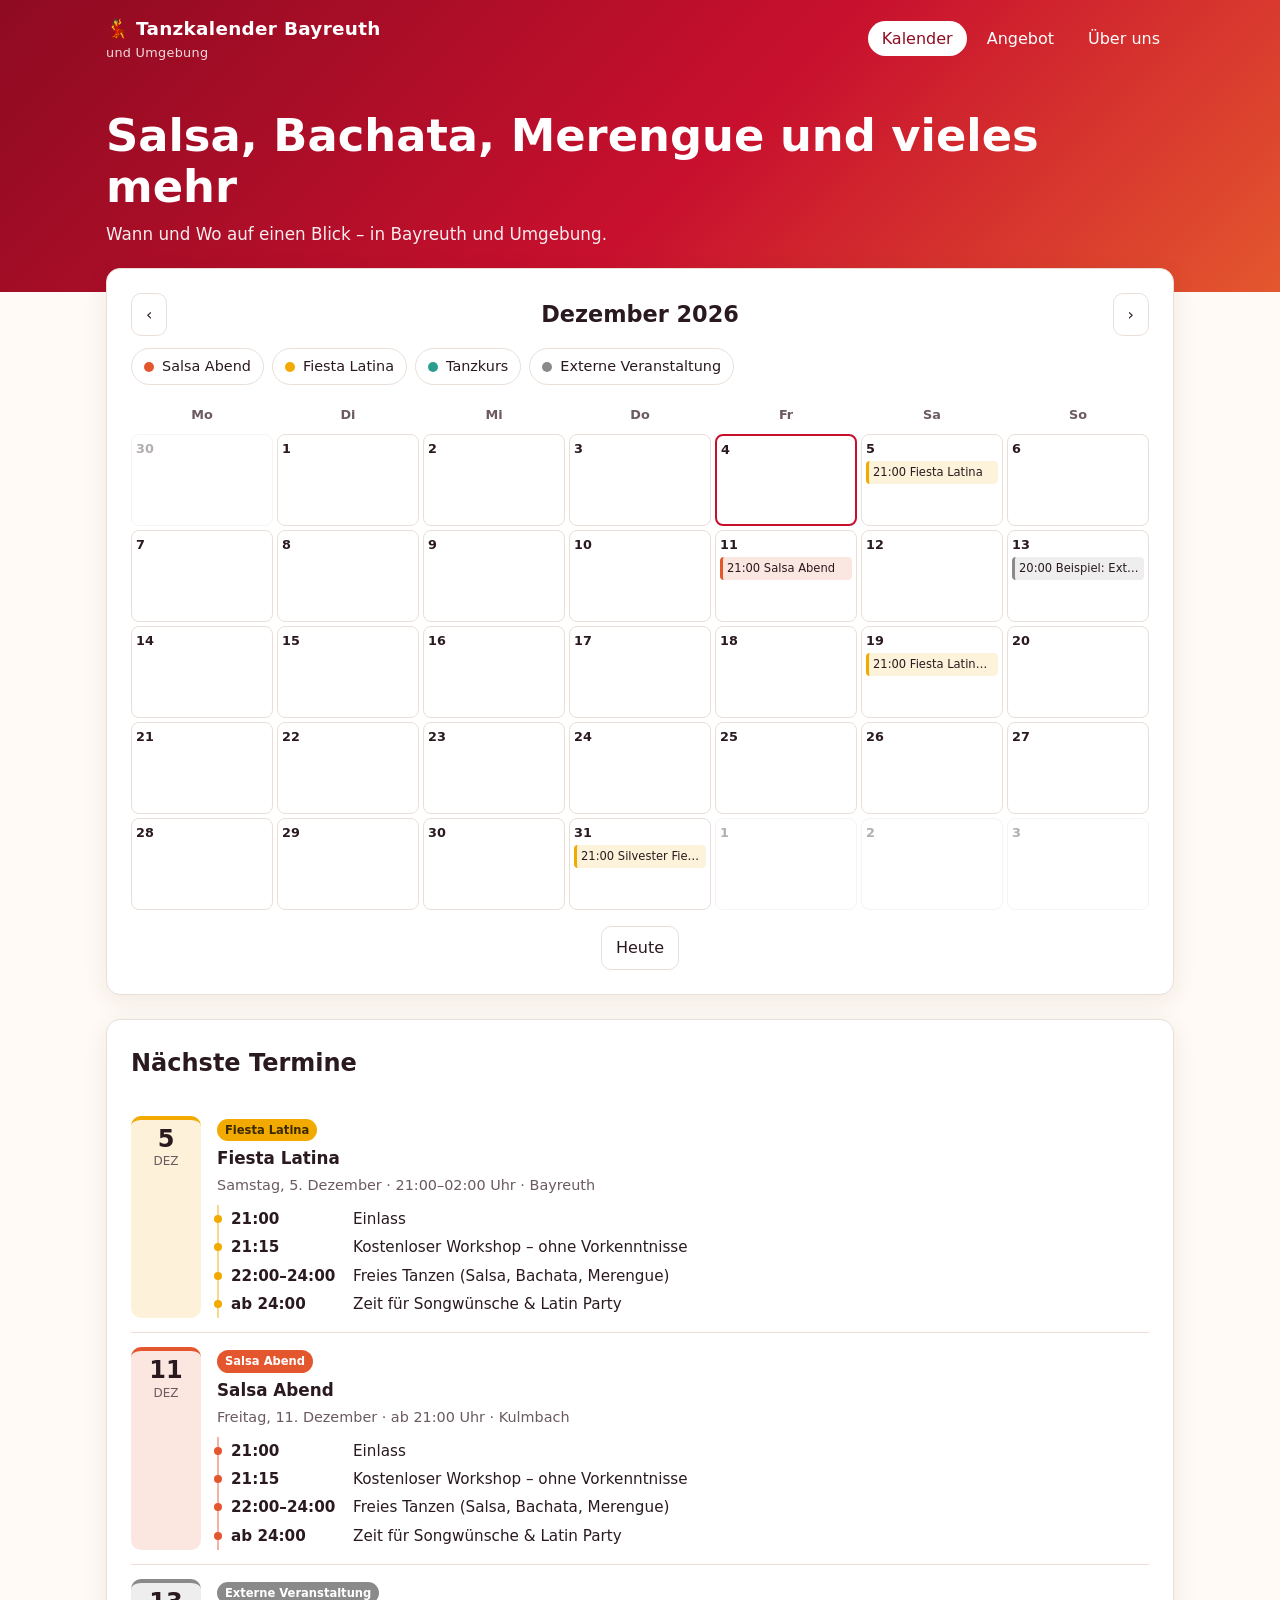
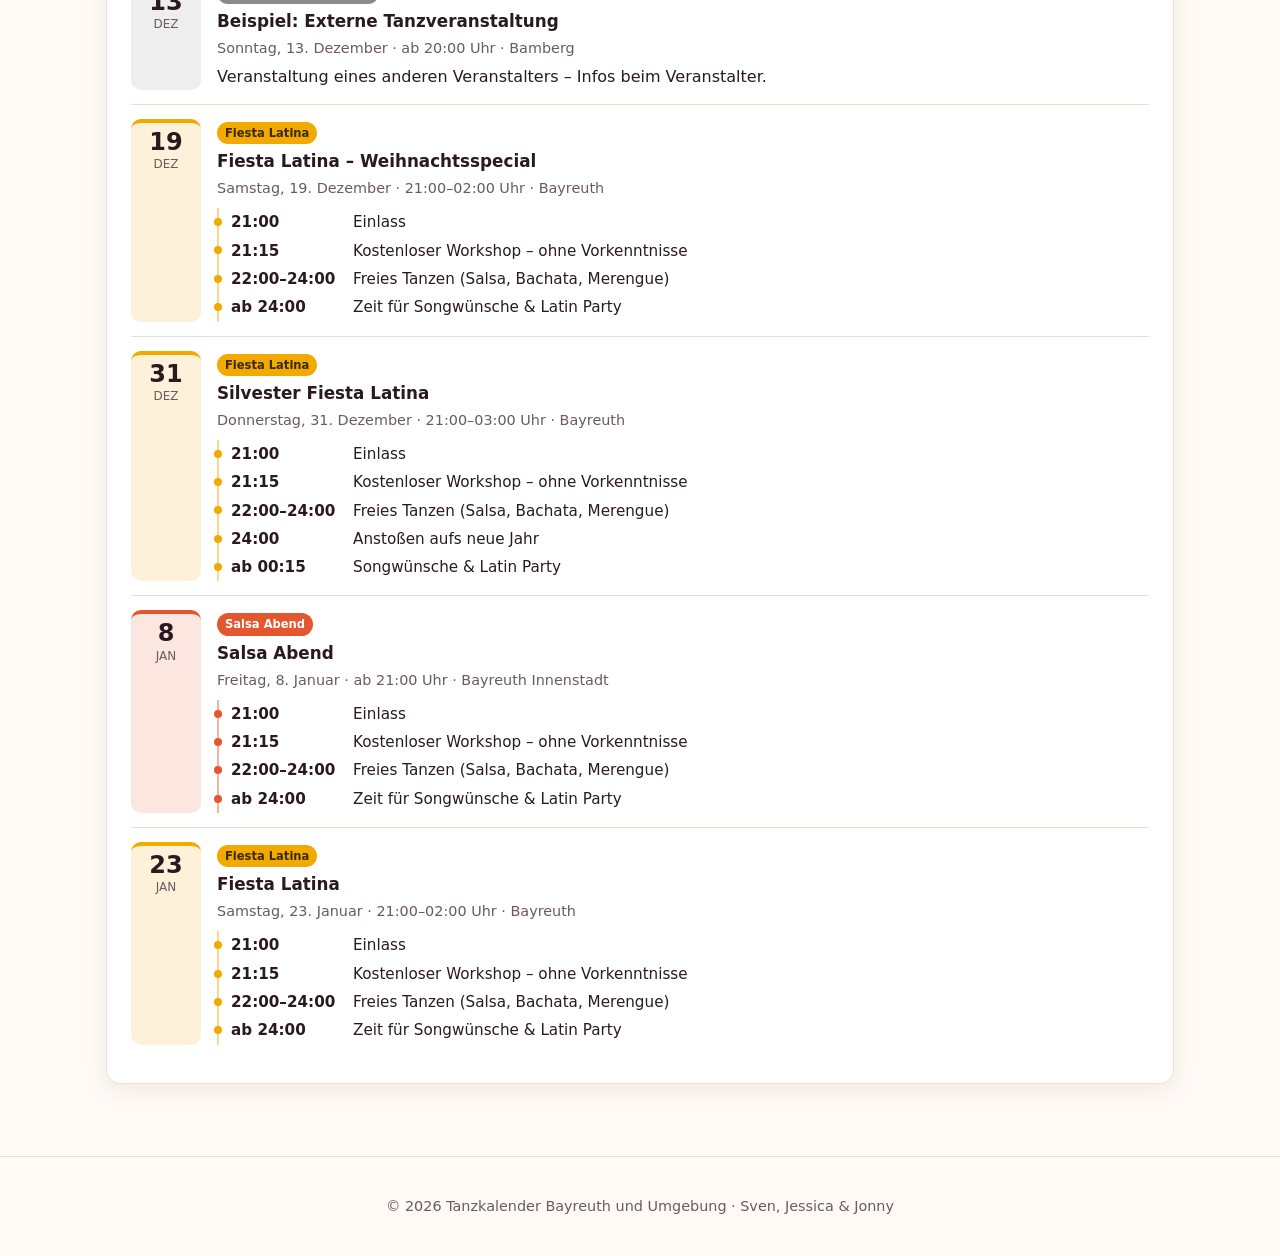
<file: index.html>
<!DOCTYPE html>
<html lang="de">
<head>
  <meta charset="UTF-8">
  <meta name="viewport" content="width=device-width, initial-scale=1.0">
  <title>Kalender – Tanzkalender Bayreuth und Umgebung</title>
  <meta name="description" content="Tanzkalender Bayreuth und Umgebung: Salsa Abende, Fiesta Latina und Tanzkurse.">
  <link rel="icon" href="data:image/svg+xml,<svg xmlns='http://www.w3.org/2000/svg' viewBox='0 0 100 100'><text y='.9em' font-size='90'>💃</text></svg>">
  <link rel="stylesheet" href="assets/style.css">
</head>
<body>
  <header class="site-header">
    <nav class="nav" aria-label="Hauptnavigation">
      <a class="brand" href="index.html">💃 Tanzkalender Bayreuth<small>und Umgebung</small></a>
      <ul>
        <li><a class="navlink active" aria-current="page" href="index.html">Kalender</a></li>
        <li><a class="navlink" href="angebot.html">Angebot</a></li>
        <li><a class="navlink" href="team.html">Über uns</a></li>
      </ul>
    </nav>
    <div class="hero">
      <h1>Salsa, Bachata, Merengue und vieles mehr</h1>
      <p>Wann und Wo auf einen Blick – in Bayreuth und Umgebung.</p>
    </div>
  </header>

  <main>
    <section class="card" aria-labelledby="cal-title">
      <div class="cal-head">
        <button class="cal-btn" id="cal-prev" type="button" aria-label="Vorheriger Monat">‹</button>
        <h2 id="cal-title">Kalender</h2>
        <button class="cal-btn" id="cal-next" type="button" aria-label="Nächster Monat">›</button>
      </div>
      <div class="legend" id="legend" aria-label="Nach Art filtern"></div>
      <div class="cal-grid" id="cal-grid"></div>
      <p style="text-align:center;margin:16px 0 0">
        <button class="cal-btn" id="cal-today" type="button">Heute</button>
      </p>
    </section>

    <section class="card">
      <h2>Nächste Termine</h2>
      <ul class="event-list" id="event-list"></ul>
    </section>
  </main>

  <footer>
    <p>© 2026 Tanzkalender Bayreuth und Umgebung · Sven, Jessica &amp; Jonny</p>
  </footer>
  <script src="assets/termine.js"></script>
  <script src="assets/kalender.js"></script>
</body>
</html>
</file>
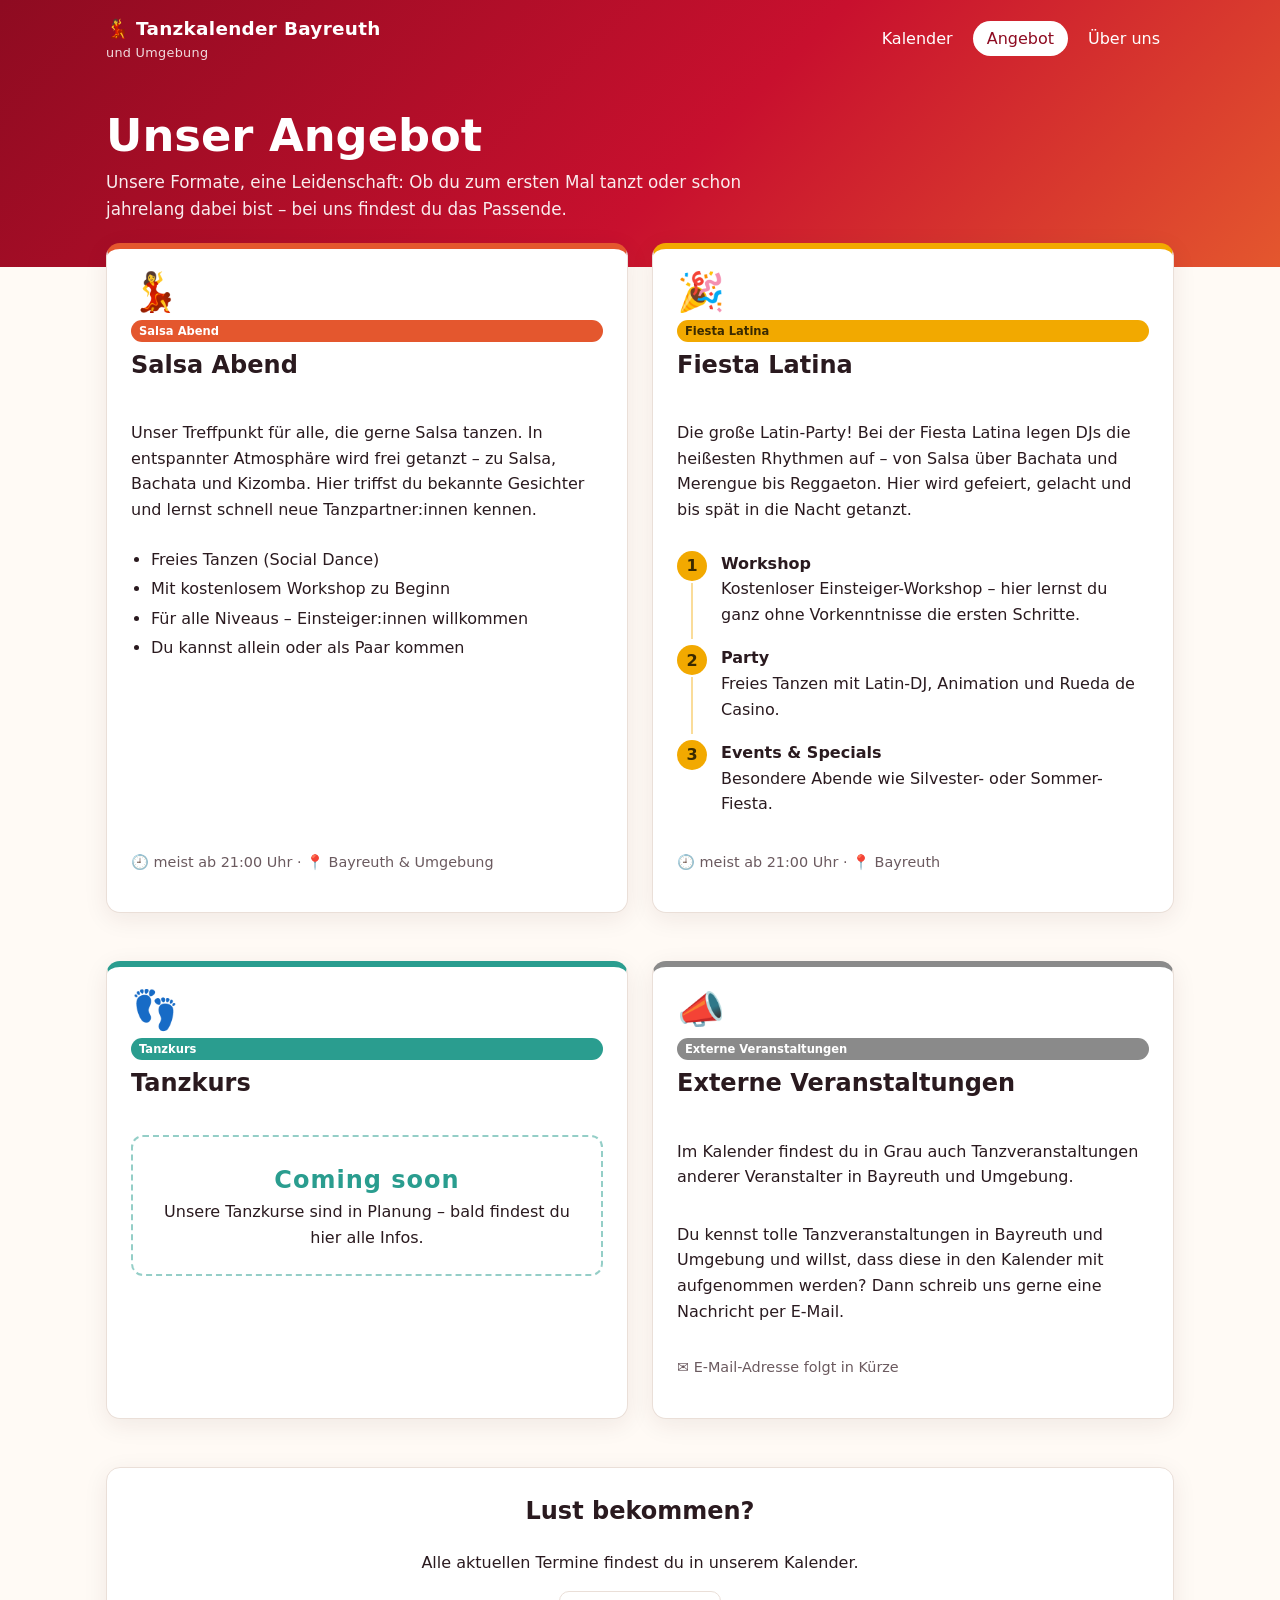
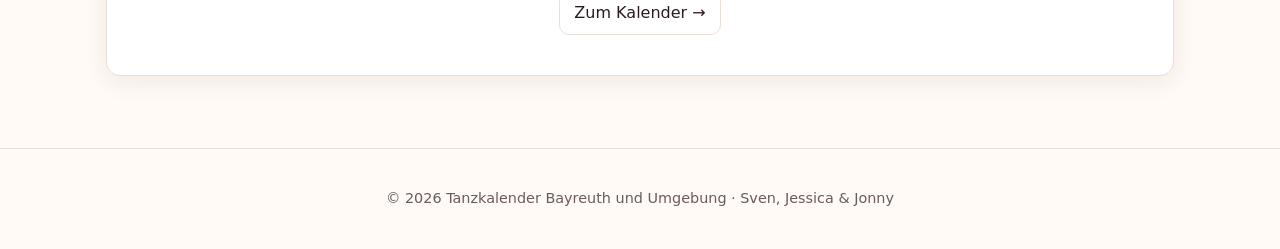
<file: angebot.html>
<!DOCTYPE html>
<html lang="de">
<head>
  <meta charset="UTF-8">
  <meta name="viewport" content="width=device-width, initial-scale=1.0">
  <title>Angebot – Tanzkalender Bayreuth und Umgebung</title>
  <meta name="description" content="Tanzkalender Bayreuth und Umgebung: Salsa Abende, Fiesta Latina und Tanzkurse.">
  <link rel="icon" href="data:image/svg+xml,<svg xmlns='http://www.w3.org/2000/svg' viewBox='0 0 100 100'><text y='.9em' font-size='90'>💃</text></svg>">
  <link rel="stylesheet" href="assets/style.css">
</head>
<body>
  <header class="site-header">
    <nav class="nav" aria-label="Hauptnavigation">
      <a class="brand" href="index.html">💃 Tanzkalender Bayreuth<small>und Umgebung</small></a>
      <ul>
        <li><a class="navlink" href="index.html">Kalender</a></li>
        <li><a class="navlink active" aria-current="page" href="angebot.html">Angebot</a></li>
        <li><a class="navlink" href="team.html">Über uns</a></li>
      </ul>
    </nav>
    <div class="hero">
      <h1>Unser Angebot</h1>
      <p>Unsere Formate, eine Leidenschaft: Ob du zum ersten Mal tanzt oder schon jahrelang dabei bist – bei uns findest du das Passende.</p>
    </div>
  </header>

  <main>
    <div class="offers">
      <article class="card offer type-salsa">
        <div class="icon" aria-hidden="true">💃</div>
        <span class="badge">Salsa Abend</span>
        <h2>Salsa Abend</h2>
        <p>
          Unser Treffpunkt für alle, die gerne Salsa tanzen. In entspannter
          Atmosphäre wird frei getanzt – zu Salsa, Bachata und Kizomba. Hier triffst du
          bekannte Gesichter und lernst schnell neue Tanzpartner:innen kennen.
        </p>
        <ul>
          <li>Freies Tanzen (Social Dance)</li>
          <li>Mit kostenlosem Workshop zu Beginn</li>
          <li>Für alle Niveaus – Einsteiger:innen willkommen</li>
          <li>Du kannst allein oder als Paar kommen</li>
        </ul>
        <p class="facts">🕘 meist ab 21:00 Uhr · 📍 Bayreuth &amp; Umgebung</p>
      </article>

      <article class="card offer type-fiesta">
        <div class="icon" aria-hidden="true">🎉</div>
        <span class="badge">Fiesta Latina</span>
        <h2>Fiesta Latina</h2>
        <p>
          Die große Latin-Party! Bei der Fiesta Latina legen DJs die heißesten Rhythmen
          auf – von Salsa über Bachata und Merengue bis Reggaeton. Hier wird gefeiert,
          gelacht und bis spät in die Nacht getanzt.
        </p>
        <ol class="steps">
          <li>
            <strong>Workshop</strong>
            Kostenloser Einsteiger-Workshop – hier lernst du ganz ohne Vorkenntnisse
            die ersten Schritte.
          </li>
          <li>
            <strong>Party</strong>
            Freies Tanzen mit Latin-DJ, Animation und Rueda de Casino.
          </li>
          <li>
            <strong>Events &amp; Specials</strong>
            Besondere Abende wie Silvester- oder Sommer-Fiesta.
          </li>
        </ol>
        <p class="facts">🕘 meist ab 21:00 Uhr · 📍 Bayreuth</p>
      </article>

      <article class="card offer type-kurs">
        <div class="icon" aria-hidden="true">👣</div>
        <span class="badge">Tanzkurs</span>
        <h2>Tanzkurs</h2>
        <div class="soon">
          <strong>Coming soon</strong>
          Unsere Tanzkurse sind in Planung – bald findest du hier alle Infos.
        </div>
      </article>

      <article class="card offer type-extern">
        <div class="icon" aria-hidden="true">📣</div>
        <span class="badge">Externe Veranstaltungen</span>
        <h2>Externe Veranstaltungen</h2>
        <p>
          Im Kalender findest du in Grau auch Tanzveranstaltungen anderer Veranstalter
          in Bayreuth und Umgebung.
        </p>
        <p>
          Du kennst tolle Tanzveranstaltungen in Bayreuth und Umgebung und willst, dass
          diese in den Kalender mit aufgenommen werden? Dann schreib uns gerne eine
          Nachricht per E-Mail.
        </p>
        <!-- E-MAIL HIER EINTRAGEN, z. B.: <a href="mailto:adresse@gmail.com">adresse@gmail.com</a> -->
        <p class="facts">✉️ E-Mail-Adresse folgt in Kürze</p>
      </article>
    </div>

    <section class="card" style="margin-top:24px;text-align:center">
      <h2>Lust bekommen?</h2>
      <p>Alle aktuellen Termine findest du in unserem Kalender.</p>
      <p><a class="cal-btn" style="text-decoration:none;display:inline-block" href="index.html">Zum Kalender →</a></p>
    </section>
  </main>

  <footer>
    <p>© 2026 Tanzkalender Bayreuth und Umgebung · Sven, Jessica &amp; Jonny</p>
  </footer>
</body>
</html>
</file>
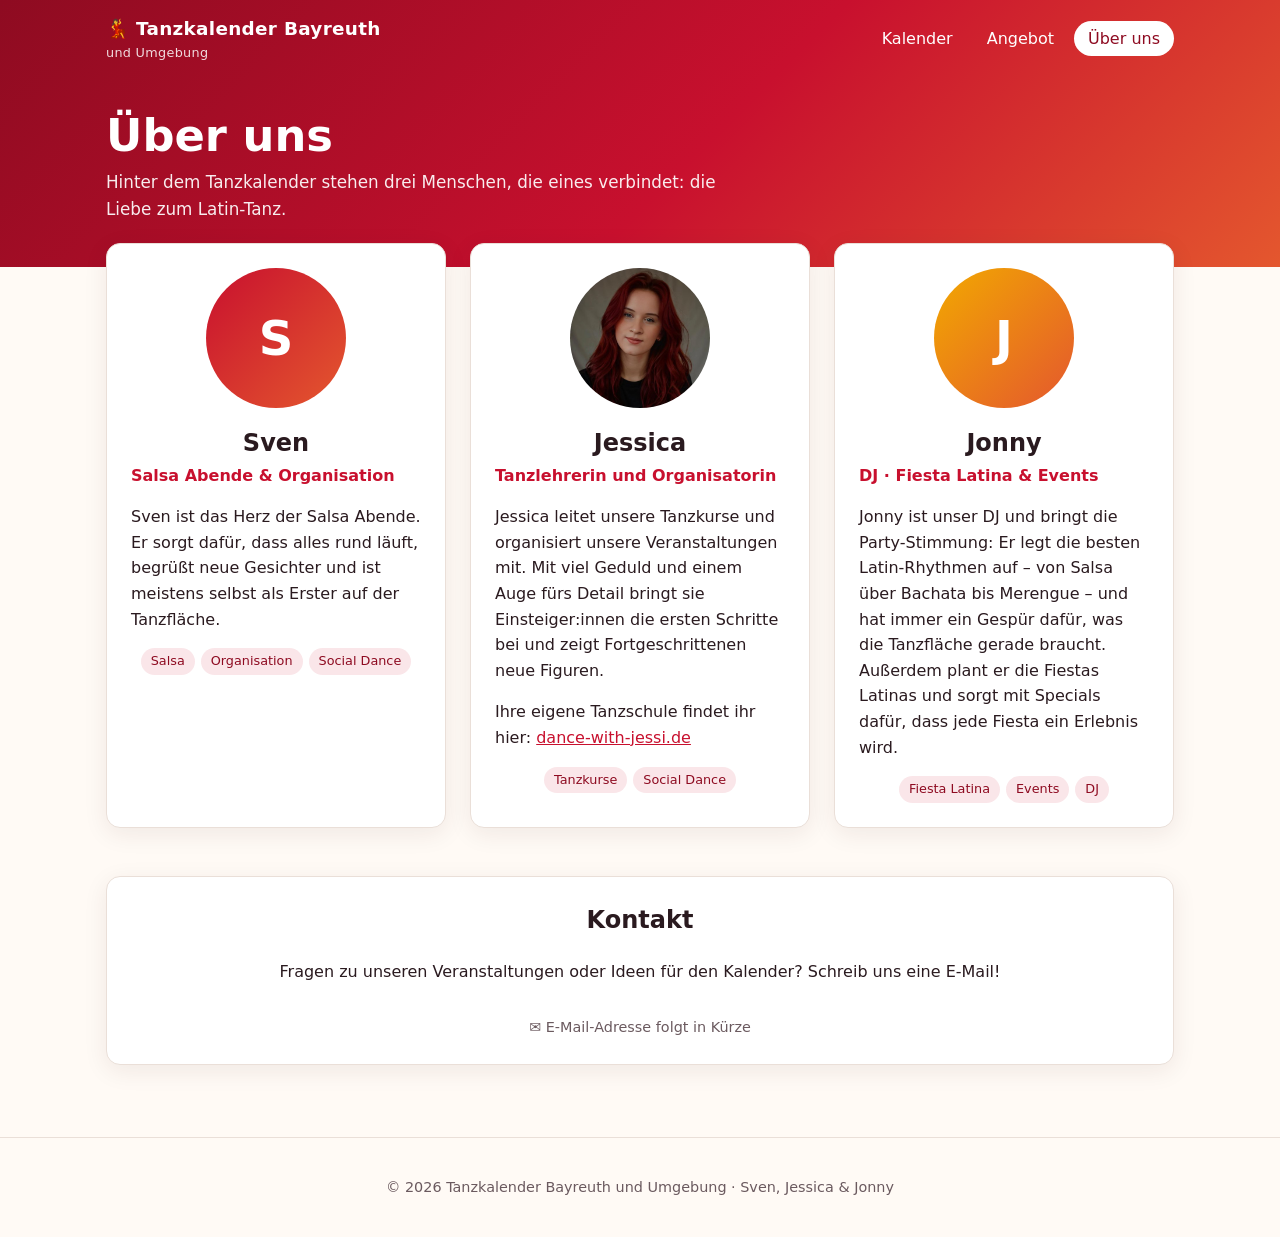
<file: team.html>
<!DOCTYPE html>
<html lang="de">
<head>
  <meta charset="UTF-8">
  <meta name="viewport" content="width=device-width, initial-scale=1.0">
  <title>Über uns – Tanzkalender Bayreuth und Umgebung</title>
  <meta name="description" content="Tanzkalender Bayreuth und Umgebung: Salsa Abende, Fiesta Latina und Tanzkurse.">
  <link rel="icon" href="data:image/svg+xml,<svg xmlns='http://www.w3.org/2000/svg' viewBox='0 0 100 100'><text y='.9em' font-size='90'>💃</text></svg>">
  <link rel="stylesheet" href="assets/style.css">
</head>
<body>
  <header class="site-header">
    <nav class="nav" aria-label="Hauptnavigation">
      <a class="brand" href="index.html">💃 Tanzkalender Bayreuth<small>und Umgebung</small></a>
      <ul>
        <li><a class="navlink" href="index.html">Kalender</a></li>
        <li><a class="navlink" href="angebot.html">Angebot</a></li>
        <li><a class="navlink active" aria-current="page" href="team.html">Über uns</a></li>
      </ul>
    </nav>
    <div class="hero">
      <h1>Über uns</h1>
      <p>Hinter dem Tanzkalender stehen drei Menschen, die eines verbindet: die Liebe zum Latin-Tanz.</p>
    </div>
  </header>

  <main>
    <div class="team">
      <article class="card person">
        <!-- Foto einfügen: <img class="avatar" src="assets/sven.jpg" alt="Sven"> -->
        <div class="avatar" aria-hidden="true">S</div>
        <h2>Sven</h2>
        <p class="role">Salsa Abende &amp; Organisation</p>
        <p>
          Sven ist das Herz der Salsa Abende. Er sorgt dafür, dass alles rund läuft,
          begrüßt neue Gesichter und ist meistens selbst als Erster auf der Tanzfläche.
        </p>
        <div class="tags"><span>Salsa</span><span>Organisation</span><span>Social Dance</span></div>
      </article>

      <article class="card person">
        <img class="avatar" src="assets/jessica.jpg" alt="Porträt von Jessica" width="140" height="140">
        <h2>Jessica</h2>
        <p class="role">Tanzlehrerin und Organisatorin</p>
        <p>
          Jessica leitet unsere Tanzkurse und organisiert unsere Veranstaltungen mit. Mit viel
          Geduld und einem Auge fürs Detail bringt sie Einsteiger:innen die ersten Schritte bei
          und zeigt Fortgeschrittenen neue Figuren.
        </p>
        <p>
          Ihre eigene Tanzschule findet ihr hier:
          <a href="https://dance-with-jessi.de" target="_blank" rel="noopener">dance-with-jessi.de</a>
        </p>
        <div class="tags"><span>Tanzkurse</span><span>Social Dance</span></div>
      </article>

      <article class="card person">
        <!-- Foto einfügen: <img class="avatar" src="assets/jonny.jpg" alt="Jonny"> -->
        <div class="avatar" aria-hidden="true">J</div>
        <h2>Jonny</h2>
        <p class="role">DJ · Fiesta Latina &amp; Events</p>
        <p>
          Jonny ist unser DJ und bringt die Party-Stimmung: Er legt die besten Latin-Rhythmen
          auf – von Salsa über Bachata bis Merengue – und hat immer ein Gespür dafür, was die
          Tanzfläche gerade braucht. Außerdem plant er die Fiestas Latinas und sorgt mit
          Specials dafür, dass jede Fiesta ein Erlebnis wird.
        </p>
        <div class="tags"><span>Fiesta Latina</span><span>Events</span><span>DJ</span></div>
      </article>
    </div>

    <section class="card" style="margin-top:24px;text-align:center">
      <h2>Kontakt</h2>
      <p>Fragen zu unseren Veranstaltungen oder Ideen für den Kalender? Schreib uns eine E-Mail!</p>
      <!-- E-MAIL HIER EINTRAGEN, z. B.: <p><a href="mailto:adresse@gmail.com">adresse@gmail.com</a></p> -->
      <p class="facts" style="margin:0">✉️ E-Mail-Adresse folgt in Kürze</p>
    </section>
  </main>

  <footer>
    <p>© 2026 Tanzkalender Bayreuth und Umgebung · Sven, Jessica &amp; Jonny</p>
  </footer>
</body>
</html>
</file>
<file: assets/style.css>
:root {
  --bg: #fffaf5;
  --surface: #ffffff;
  --text: #2a1a1f;
  --muted: #6b5a5f;
  --border: #eadfd8;
  --accent: #c8102e;
  --accent-dark: #8e0b21;
  --salsa: #e4572e;
  --fiesta: #f2a900;
  --kurs: #2a9d8f;
  --extern: #8a8a8a;
  --radius: 14px;
  --shadow: 0 6px 24px rgba(60, 20, 30, 0.08);
}

* { box-sizing: border-box; }

html { scroll-behavior: smooth; }

body {
  margin: 0;
  font-family: "Segoe UI", system-ui, -apple-system, Roboto, Helvetica, Arial, sans-serif;
  background: var(--bg);
  color: var(--text);
  line-height: 1.6;
}

a { color: var(--accent); }

/* ---------- Header / Navigation ---------- */
.site-header {
  background: linear-gradient(135deg, var(--accent-dark), var(--accent) 55%, var(--salsa));
  color: #fff;
}

.nav {
  max-width: 1100px;
  margin: 0 auto;
  padding: 14px 16px;
  display: flex;
  align-items: center;
  justify-content: space-between;
  gap: 16px;
  flex-wrap: wrap;
}

.brand {
  color: #fff;
  text-decoration: none;
  font-weight: 700;
  font-size: 1.15rem;
  letter-spacing: 0.3px;
}

.brand small {
  display: block;
  font-weight: 400;
  font-size: 0.8rem;
  opacity: 0.85;
}

.nav ul {
  list-style: none;
  margin: 0;
  padding: 0;
  display: flex;
  gap: 6px;
  flex-wrap: wrap;
}

.nav a.navlink {
  color: #fff;
  text-decoration: none;
  padding: 8px 14px;
  border-radius: 999px;
  font-weight: 500;
  transition: background 0.2s;
}

.nav a.navlink:hover { background: rgba(255, 255, 255, 0.15); }
.nav a.navlink.active { background: #fff; color: var(--accent-dark); }

.hero {
  max-width: 1100px;
  margin: 0 auto;
  padding: 32px 16px 44px;
}

.hero h1 {
  margin: 0 0 8px;
  font-size: clamp(1.8rem, 5vw, 2.8rem);
  line-height: 1.15;
}

.hero p {
  margin: 0;
  max-width: 640px;
  opacity: 0.92;
  font-size: 1.05rem;
}

/* ---------- Layout ---------- */
main {
  max-width: 1100px;
  margin: -24px auto 0;
  padding: 0 16px 48px;
}

.card {
  background: var(--surface);
  border: 1px solid var(--border);
  border-radius: var(--radius);
  box-shadow: var(--shadow);
  padding: 24px;
  margin-bottom: 24px;
}

h2 { margin-top: 0; }

/* ---------- Legende & Filter ---------- */
.legend {
  display: flex;
  flex-wrap: wrap;
  gap: 8px;
  margin-bottom: 16px;
}

.chip {
  display: inline-flex;
  align-items: center;
  gap: 8px;
  padding: 6px 12px;
  border-radius: 999px;
  border: 1px solid var(--border);
  background: var(--surface);
  color: var(--text);
  font: inherit;
  font-size: 0.9rem;
  cursor: pointer;
}

.chip[aria-pressed="false"] { opacity: 0.45; }

.dot {
  width: 10px;
  height: 10px;
  border-radius: 50%;
  display: inline-block;
  flex-shrink: 0;
}

.type-salsa { --type: var(--salsa); }
.type-fiesta { --type: var(--fiesta); }
.type-kurs { --type: var(--kurs); }
.type-extern { --type: var(--extern); }
.dot { background: var(--type); }

/* ---------- Kalender ---------- */
.cal-head {
  display: flex;
  align-items: center;
  justify-content: space-between;
  gap: 12px;
  margin-bottom: 12px;
}

.cal-head h2 { margin: 0; font-size: 1.4rem; }

.cal-btn {
  border: 1px solid var(--border);
  background: var(--surface);
  color: var(--text);
  border-radius: 10px;
  padding: 8px 14px;
  font: inherit;
  cursor: pointer;
}

.cal-btn:hover { border-color: var(--accent); color: var(--accent); }

.cal-grid {
  display: grid;
  grid-template-columns: repeat(7, 1fr);
  gap: 4px;
}

.cal-dow {
  text-align: center;
  font-size: 0.8rem;
  font-weight: 600;
  color: var(--muted);
  padding: 4px 0;
}

.cal-day {
  min-height: 92px;
  border: 1px solid var(--border);
  border-radius: 8px;
  padding: 4px;
  font-size: 0.8rem;
  background: var(--surface);
  overflow: hidden;
}

.cal-day.other { opacity: 0.35; }
.cal-day.today { border: 2px solid var(--accent); }

.cal-day .num { font-weight: 600; display: block; margin-bottom: 2px; }

.cal-event {
  display: block;
  width: 100%;
  text-align: left;
  border: 0;
  border-left: 3px solid var(--type);
  background: color-mix(in srgb, var(--type) 14%, transparent);
  color: var(--text);
  border-radius: 4px;
  padding: 2px 4px;
  margin-bottom: 2px;
  font: inherit;
  font-size: 0.72rem;
  white-space: nowrap;
  overflow: hidden;
  text-overflow: ellipsis;
  cursor: pointer;
}

/* ---------- Terminliste ---------- */
.event-list { list-style: none; margin: 0; padding: 0; }

.event-item {
  display: grid;
  grid-template-columns: 70px 1fr;
  gap: 16px;
  padding: 14px 0;
  border-bottom: 1px solid var(--border);
}

.event-item:last-child { border-bottom: 0; }

.event-date {
  text-align: center;
  border-radius: 10px;
  padding: 6px 4px;
  background: color-mix(in srgb, var(--type) 15%, transparent);
  border-top: 4px solid var(--type);
}

.event-date .d { display: block; font-size: 1.5rem; font-weight: 700; line-height: 1.1; }
.event-date .m { display: block; font-size: 0.75rem; text-transform: uppercase; color: var(--muted); }

.event-item h3 { margin: 0 0 2px; font-size: 1.05rem; }
.event-meta { color: var(--muted); font-size: 0.9rem; }
.event-item p { margin: 4px 0 0; }

.badge {
  display: inline-block;
  font-size: 0.72rem;
  font-weight: 600;
  padding: 2px 8px;
  border-radius: 999px;
  background: var(--type);
  color: #fff;
  margin-bottom: 4px;
}

.type-fiesta .badge { color: #3a2a00; }

.event-item.highlight { animation: flash 1.6s ease; }

@keyframes flash {
  0%, 40% { background: color-mix(in srgb, var(--type) 20%, transparent); }
  100% { background: transparent; }
}

.empty { color: var(--muted); font-style: italic; }

/* Ablaufplan */
.ablauf {
  list-style: none;
  margin: 8px 0 0;
  padding: 0;
  border-left: 2px solid color-mix(in srgb, var(--type) 45%, transparent);
}
.ablauf li {
  display: grid;
  grid-template-columns: 7.5em 1fr;
  gap: 8px;
  padding: 2px 0 2px 12px;
  position: relative;
  font-size: 0.95rem;
}
.ablauf li::before {
  content: "";
  position: absolute;
  left: -5px;
  top: 0.65em;
  width: 8px;
  height: 8px;
  border-radius: 50%;
  background: var(--type);
}
.ablauf .zeit { font-weight: 600; white-space: nowrap; }

/* ---------- Angebot ---------- */
.offers {
  display: grid;
  grid-template-columns: repeat(auto-fit, minmax(min(100%, 420px), 1fr));
  gap: 24px;
}

.offer {
  border-top: 6px solid var(--type);
  display: flex;
  flex-direction: column;
}

.offer .icon {
  font-size: 2.4rem;
  line-height: 1;
  margin-bottom: 8px;
}

.offer ul { padding-left: 20px; margin: 8px 0 0; }
.offer li { margin-bottom: 4px; }

.facts {
  margin-top: auto;
  padding-top: 16px;
  font-size: 0.9rem;
  color: var(--muted);
}

/* Gestaffelter Ablauf auf der Angebotsseite */
.steps { list-style: none; counter-reset: step; padding: 0; margin: 12px 0 0; }
.steps li {
  counter-increment: step;
  position: relative;
  padding: 0 0 14px 44px;
}
.steps li::before {
  content: counter(step);
  position: absolute;
  left: 0;
  top: 0;
  width: 30px;
  height: 30px;
  border-radius: 50%;
  display: grid;
  place-items: center;
  font-weight: 700;
  background: var(--type);
  color: #3a2a00;
}
.steps li::after {
  content: "";
  position: absolute;
  left: 14px;
  top: 32px;
  bottom: 2px;
  width: 2px;
  background: color-mix(in srgb, var(--type) 40%, transparent);
}
.steps li:last-child::after { display: none; }
.steps strong { display: block; }

.soon {
  margin: 12px 0;
  padding: 24px 16px;
  text-align: center;
  border: 2px dashed color-mix(in srgb, var(--type) 50%, transparent);
  border-radius: 12px;
}
.soon strong { display: block; font-size: 1.5rem; color: var(--type); letter-spacing: 1px; }

/* ---------- Team ---------- */
.team {
  display: grid;
  grid-template-columns: repeat(auto-fit, minmax(260px, 1fr));
  gap: 24px;
}

.person { text-align: center; }

img.avatar { display: block; padding: 0; }

.avatar {
  width: 140px;
  height: 140px;
  border-radius: 50%;
  margin: 0 auto 16px;
  display: grid;
  place-items: center;
  font-size: 3rem;
  font-weight: 700;
  color: #fff;
  background: linear-gradient(135deg, var(--accent), var(--salsa));
  object-fit: cover;
}

.person:nth-child(2) .avatar { background: linear-gradient(135deg, var(--kurs), #1d6f66); }
.person:nth-child(3) .avatar { background: linear-gradient(135deg, var(--fiesta), var(--salsa)); }

.person h2 { margin-bottom: 0; }
.role { color: var(--accent); font-weight: 600; margin: 0 0 12px; }
.person p { text-align: left; }

.tags { display: flex; flex-wrap: wrap; justify-content: center; gap: 6px; margin-top: 12px; }
.tags span {
  font-size: 0.8rem;
  padding: 3px 10px;
  border-radius: 999px;
  background: color-mix(in srgb, var(--accent) 10%, transparent);
  color: var(--accent-dark);
}

/* ---------- Footer ---------- */
footer {
  text-align: center;
  padding: 24px 16px;
  color: var(--muted);
  font-size: 0.9rem;
  border-top: 1px solid var(--border);
}

/* ---------- Mobil ---------- */
@media (max-width: 700px) {
  .card { padding: 16px; }
  .cal-day { min-height: 54px; padding: 2px; }
  .cal-event {
    font-size: 0;
    height: 6px;
    padding: 0;
    border-left: 0;
    background: var(--type);
    border-radius: 3px;
  }
  .event-item { grid-template-columns: 56px 1fr; gap: 12px; }
  .ablauf li { grid-template-columns: 1fr; gap: 0; }
}
</file>
